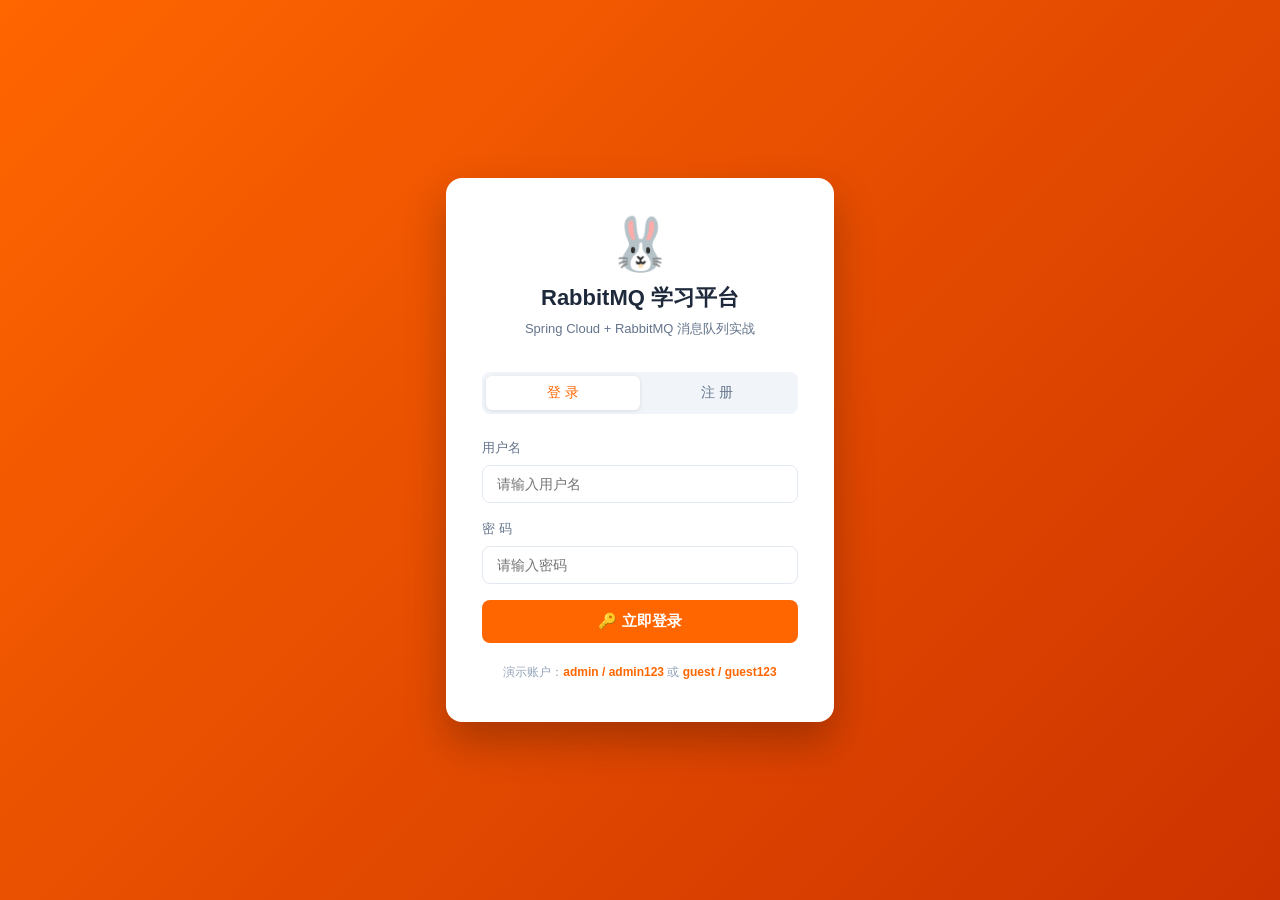
<file: frontend/index.html>
<!DOCTYPE html>
<html lang="zh-CN">
<head>
  <meta charset="UTF-8" />
  <meta name="viewport" content="width=device-width, initial-scale=1.0" />
  <title>登录 · RabbitMQ 学习平台</title>
  <link rel="stylesheet" href="css/style.css" />
  <style>
    body {
      min-height: 100vh;
      display: flex;
      align-items: center;
      justify-content: center;
      background: linear-gradient(135deg, #ff6600 0%, #cc3300 100%);
    }

    .login-wrapper {
      width: 100%;
      max-width: 420px;
      padding: 16px;
    }

    .login-card {
      background: #fff;
      border-radius: 16px;
      padding: 40px 36px;
      box-shadow: 0 20px 40px rgb(0 0 0 / 0.25);
    }

    .logo {
      text-align: center;
      margin-bottom: 32px;
    }

    .logo-icon {
      font-size: 52px;
      line-height: 1;
    }

    .logo h1 {
      font-size: 22px;
      font-weight: 700;
      color: #1e293b;
      margin-top: 10px;
    }

    .logo p {
      font-size: 13px;
      color: #64748b;
      margin-top: 4px;
    }

    .tabs {
      display: flex;
      background: #f1f5f9;
      border-radius: 8px;
      padding: 4px;
      margin-bottom: 24px;
    }

    .tab-btn {
      flex: 1;
      padding: 8px;
      border: none;
      background: transparent;
      border-radius: 6px;
      cursor: pointer;
      font-size: 14px;
      font-weight: 500;
      color: #64748b;
      transition: all 0.2s;
    }

    .tab-btn.active {
      background: #fff;
      color: #ff6600;
      box-shadow: 0 1px 4px rgb(0 0 0 / 0.1);
    }

    .tab-pane { display: none; }
    .tab-pane.active { display: block; }

    .submit-btn {
      width: 100%;
      padding: 12px;
      font-size: 15px;
      font-weight: 600;
      background: #ff6600;
      color: #fff;
      border: none;
      border-radius: 8px;
      cursor: pointer;
      transition: background 0.2s, transform 0.1s;
      display: flex;
      align-items: center;
      justify-content: center;
      gap: 8px;
    }

    .submit-btn:hover { background: #cc5200; }
    .submit-btn:active { transform: scale(0.98); }
    .submit-btn:disabled { opacity: 0.6; cursor: not-allowed; }

    .hint {
      text-align: center;
      font-size: 12px;
      color: #94a3b8;
      margin-top: 20px;
    }

    .hint strong { color: #ff6600; }

    .form-control { margin-bottom: 0; }
    .form-group   { margin-bottom: 16px; }

    #login-error,
    #register-error { display: none; }
  </style>
</head>
<body>
  <div class="login-wrapper">
    <div class="login-card">
      <!-- Logo -->
      <div class="logo">
        <div class="logo-icon">🐰</div>
        <h1>RabbitMQ 学习平台</h1>
        <p>Spring Cloud + RabbitMQ 消息队列实战</p>
      </div>

      <!-- 登录 / 注册 切换 -->
      <div class="tabs">
        <button class="tab-btn active" onclick="switchTab('login')">登 录</button>
        <button class="tab-btn"       onclick="switchTab('register')">注 册</button>
      </div>

      <!-- 登录表单 -->
      <div id="pane-login" class="tab-pane active">
        <div id="login-error" class="alert alert-danger"></div>

        <div class="form-group">
          <label for="login-username">用户名</label>
          <input id="login-username" type="text" class="form-control"
                 placeholder="请输入用户名" autocomplete="username" />
        </div>
        <div class="form-group">
          <label for="login-password">密 码</label>
          <input id="login-password" type="password" class="form-control"
                 placeholder="请输入密码" autocomplete="current-password" />
        </div>

        <button id="login-btn" class="submit-btn" onclick="doLogin()">
          🔑 立即登录
        </button>

        <div class="hint">
          演示账户：<strong>admin / admin123</strong> 或 <strong>guest / guest123</strong>
        </div>
      </div>

      <!-- 注册表单 -->
      <div id="pane-register" class="tab-pane">
        <div id="register-error" class="alert alert-danger"></div>

        <div class="form-group">
          <label for="reg-username">用户名 <span style="color:#ef4444">*</span></label>
          <input id="reg-username" type="text" class="form-control"
                 placeholder="3~50 位字母/数字" autocomplete="username" />
        </div>
        <div class="form-group">
          <label for="reg-password">密 码 <span style="color:#ef4444">*</span></label>
          <input id="reg-password" type="password" class="form-control"
                 placeholder="至少 6 位" autocomplete="new-password" />
        </div>
        <div class="form-group">
          <label for="reg-email">邮 箱（可选）</label>
          <input id="reg-email" type="email" class="form-control"
                 placeholder="example@email.com" />
        </div>

        <button id="register-btn" class="submit-btn" onclick="doRegister()">
          📝 立即注册
        </button>
      </div>
    </div>
  </div>

  <script src="js/api.js"></script>
  <script>
    // 已登录则跳转仪表板
    if (Auth.isLoggedIn()) {
      window.location.href = 'dashboard.html';
    }

    function switchTab(tab) {
      ['login', 'register'].forEach(t => {
        document.getElementById('pane-' + t).classList.toggle('active', t === tab);
        document.querySelectorAll('.tab-btn')[t === 'login' ? 0 : 1].classList.toggle('active', t === tab);
      });
      // 清空错误提示
      document.getElementById('login-error').style.display = 'none';
      document.getElementById('register-error').style.display = 'none';
    }

    function showError(id, msg) {
      const el = document.getElementById(id);
      el.textContent = '❌ ' + msg;
      el.style.display = 'block';
    }

    async function doLogin() {
      const username = document.getElementById('login-username').value.trim();
      const password = document.getElementById('login-password').value;
      const btn = document.getElementById('login-btn');

      if (!username || !password) {
        showError('login-error', '用户名和密码不能为空');
        return;
      }

      setLoading(btn, true);
      document.getElementById('login-error').style.display = 'none';

      try {
        await AuthAPI.login(username, password);
        showToast('登录成功，即将跳转...', 'success');
        setTimeout(() => { window.location.href = 'dashboard.html'; }, 800);
      } catch (e) {
        showError('login-error', e.message);
      } finally {
        setLoading(btn, false);
      }
    }

    async function doRegister() {
      const username = document.getElementById('reg-username').value.trim();
      const password = document.getElementById('reg-password').value;
      const email    = document.getElementById('reg-email').value.trim();
      const btn = document.getElementById('register-btn');

      if (!username || !password) {
        showError('register-error', '用户名和密码不能为空');
        return;
      }
      if (password.length < 6) {
        showError('register-error', '密码至少 6 位');
        return;
      }

      setLoading(btn, true);
      document.getElementById('register-error').style.display = 'none';

      try {
        await AuthAPI.register(username, password, email || undefined);
        showToast('注册成功，请登录', 'success');
        // 切换到登录页并填入用户名
        switchTab('login');
        document.getElementById('login-username').value = username;
        document.getElementById('login-password').focus();
      } catch (e) {
        showError('register-error', e.message);
      } finally {
        setLoading(btn, false);
      }
    }

    // Enter 键提交
    document.addEventListener('keydown', e => {
      if (e.key === 'Enter') {
        const activePane = document.querySelector('.tab-pane.active').id;
        if (activePane === 'pane-login') doLogin();
        else doRegister();
      }
    });
  </script>
</body>
</html>
</file>
<file: frontend/css/style.css>
/* ============================================================
   RabbitMQ Study - 全局样式
   ============================================================ */

:root {
  --primary: #ff6600;
  --primary-dark: #cc5200;
  --secondary: #1e293b;
  --bg: #f1f5f9;
  --card-bg: #ffffff;
  --text: #334155;
  --text-light: #64748b;
  --border: #e2e8f0;
  --success: #22c55e;
  --warning: #f59e0b;
  --danger: #ef4444;
  --info: #3b82f6;
  --shadow: 0 4px 6px -1px rgb(0 0 0 / 0.1);
  --shadow-lg: 0 10px 15px -3px rgb(0 0 0 / 0.1);
  --radius: 12px;
  --radius-sm: 8px;
}

* {
  margin: 0;
  padding: 0;
  box-sizing: border-box;
}

body {
  font-family: 'Segoe UI', 'PingFang SC', 'Microsoft YaHei', sans-serif;
  background: var(--bg);
  color: var(--text);
  line-height: 1.6;
}

/* ---- 按钮 ---- */
.btn {
  display: inline-flex;
  align-items: center;
  gap: 6px;
  padding: 10px 20px;
  border-radius: var(--radius-sm);
  border: none;
  cursor: pointer;
  font-size: 14px;
  font-weight: 500;
  transition: all 0.2s;
  text-decoration: none;
}

.btn-primary {
  background: var(--primary);
  color: #fff;
}

.btn-primary:hover {
  background: var(--primary-dark);
  transform: translateY(-1px);
  box-shadow: var(--shadow);
}

.btn-secondary {
  background: var(--secondary);
  color: #fff;
}

.btn-success {
  background: var(--success);
  color: #fff;
}

.btn-danger {
  background: var(--danger);
  color: #fff;
}

.btn-outline {
  background: transparent;
  border: 1px solid var(--border);
  color: var(--text);
}

.btn-outline:hover {
  background: var(--bg);
}

.btn-sm {
  padding: 6px 14px;
  font-size: 13px;
}

.btn:disabled {
  opacity: 0.6;
  cursor: not-allowed;
  transform: none !important;
}

/* ---- 卡片 ---- */
.card {
  background: var(--card-bg);
  border-radius: var(--radius);
  border: 1px solid var(--border);
  box-shadow: var(--shadow);
}

.card-header {
  padding: 16px 20px;
  border-bottom: 1px solid var(--border);
  font-weight: 600;
  font-size: 15px;
  display: flex;
  align-items: center;
  gap: 8px;
}

.card-body {
  padding: 20px;
}

/* ---- 表单 ---- */
.form-group {
  margin-bottom: 16px;
}

.form-group label {
  display: block;
  font-size: 13px;
  font-weight: 500;
  color: var(--text-light);
  margin-bottom: 6px;
}

.form-control {
  width: 100%;
  padding: 10px 14px;
  border: 1px solid var(--border);
  border-radius: var(--radius-sm);
  font-size: 14px;
  color: var(--text);
  background: #fff;
  transition: border-color 0.2s, box-shadow 0.2s;
  outline: none;
}

.form-control:focus {
  border-color: var(--primary);
  box-shadow: 0 0 0 3px rgb(255 102 0 / 0.12);
}

/* ---- 提示消息 ---- */
.alert {
  padding: 12px 16px;
  border-radius: var(--radius-sm);
  font-size: 14px;
  margin-bottom: 16px;
  display: flex;
  align-items: flex-start;
  gap: 8px;
}

.alert-success { background: #f0fdf4; border: 1px solid #bbf7d0; color: #166534; }
.alert-danger  { background: #fef2f2; border: 1px solid #fecaca; color: #991b1b; }
.alert-info    { background: #eff6ff; border: 1px solid #bfdbfe; color: #1e40af; }
.alert-warning { background: #fffbeb; border: 1px solid #fde68a; color: #92400e; }

/* ---- 标签/徽章 ---- */
.badge {
  display: inline-block;
  padding: 2px 8px;
  border-radius: 99px;
  font-size: 11px;
  font-weight: 600;
}

.badge-success { background: #dcfce7; color: #166534; }
.badge-warning { background: #fef9c3; color: #713f12; }
.badge-danger  { background: #fee2e2; color: #991b1b; }
.badge-info    { background: #dbeafe; color: #1e40af; }
.badge-gray    { background: #f1f5f9; color: #475569; }

/* ---- 表格 ---- */
.table-wrap {
  overflow-x: auto;
}

table {
  width: 100%;
  border-collapse: collapse;
  font-size: 14px;
}

th {
  background: var(--bg);
  padding: 10px 14px;
  text-align: left;
  font-weight: 600;
  font-size: 13px;
  color: var(--text-light);
  border-bottom: 1px solid var(--border);
}

td {
  padding: 12px 14px;
  border-bottom: 1px solid var(--border);
  vertical-align: middle;
}

tr:last-child td {
  border-bottom: none;
}

tr:hover td {
  background: #f8fafc;
}

/* ---- 加载动画 ---- */
.spinner {
  width: 20px;
  height: 20px;
  border: 2px solid var(--border);
  border-top-color: var(--primary);
  border-radius: 50%;
  animation: spin 0.6s linear infinite;
}

@keyframes spin {
  to { transform: rotate(360deg); }
}

/* ---- Toast 通知 ---- */
#toast-container {
  position: fixed;
  top: 20px;
  right: 20px;
  z-index: 9999;
  display: flex;
  flex-direction: column;
  gap: 8px;
}

.toast {
  padding: 14px 20px;
  border-radius: var(--radius-sm);
  color: #fff;
  font-size: 14px;
  box-shadow: var(--shadow-lg);
  min-width: 260px;
  max-width: 400px;
  animation: slideIn 0.3s ease;
  display: flex;
  align-items: center;
  gap: 8px;
}

.toast-success { background: var(--success); }
.toast-error   { background: var(--danger); }
.toast-info    { background: var(--info); }

@keyframes slideIn {
  from { transform: translateX(120%); opacity: 0; }
  to   { transform: translateX(0);    opacity: 1; }
}

/* ---- 对话框遮罩 ---- */
.modal-backdrop {
  position: fixed;
  inset: 0;
  background: rgb(0 0 0 / 0.45);
  z-index: 500;
  display: flex;
  align-items: center;
  justify-content: center;
  animation: fadeIn 0.15s ease;
}

.modal {
  background: #fff;
  border-radius: var(--radius);
  padding: 28px;
  width: 90%;
  max-width: 500px;
  box-shadow: var(--shadow-lg);
}

.modal-title {
  font-size: 18px;
  font-weight: 700;
  margin-bottom: 20px;
}

.modal-footer {
  display: flex;
  justify-content: flex-end;
  gap: 10px;
  margin-top: 24px;
}

@keyframes fadeIn {
  from { opacity: 0; }
  to   { opacity: 1; }
}

/* ---- 响应式工具 ---- */
.hidden { display: none !important; }
.flex   { display: flex; }
.flex-col { flex-direction: column; }
.items-center { align-items: center; }
.justify-between { justify-content: space-between; }
.gap-2 { gap: 8px; }
.gap-4 { gap: 16px; }
.mt-4  { margin-top: 16px; }
.w-full { width: 100%; }
.text-sm { font-size: 13px; }
.text-center { text-align: center; }
.text-muted { color: var(--text-light); }
.font-bold { font-weight: 700; }
</file>
